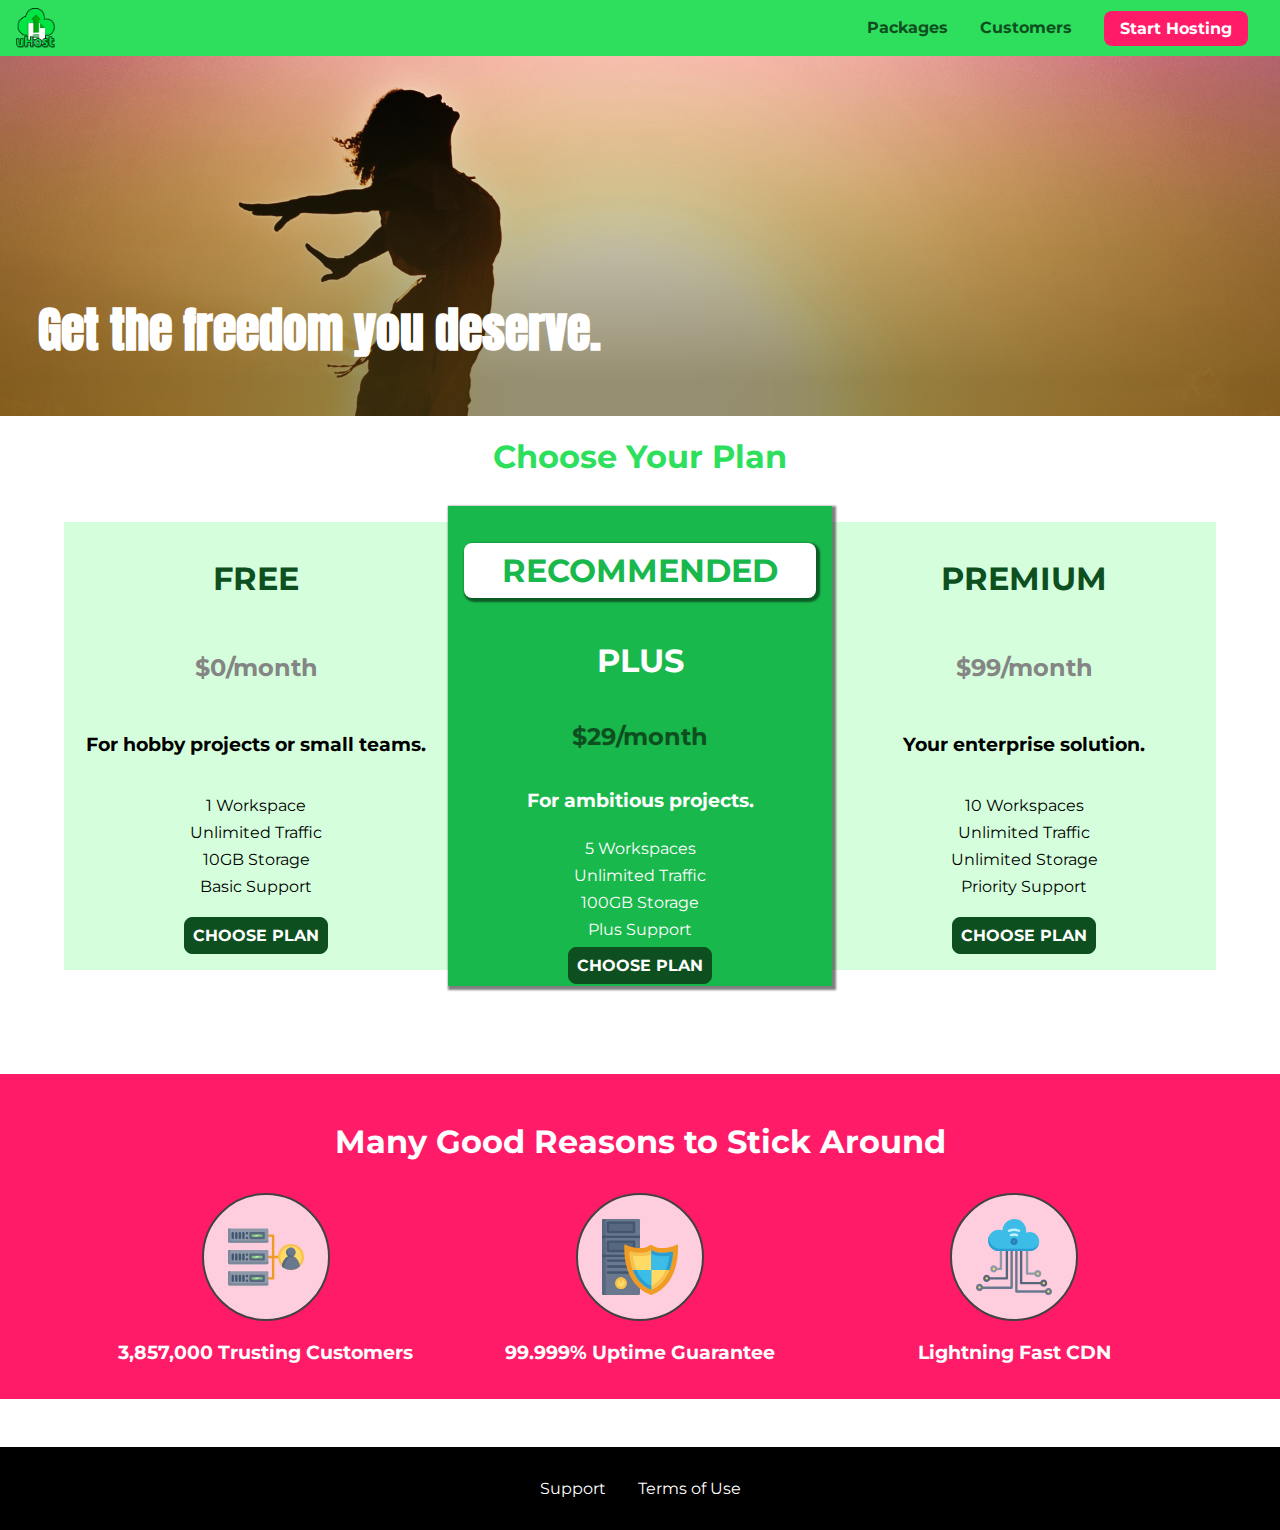
<file: index.html>
<!DOCTYPE html>
<html lang="en">

<head>
    <meta charset="UTF-8">
    <meta http-equiv="X-UA-Compatible" content="ie=edge">
    <meta name="viewport" content="width=device-width, initial-scale=1.0">
    <title>uHost</title>
    <link rel="shortcut icon" href="favicon.png">
    <link rel="stylesheet" href="shared.css">
    <link rel="stylesheet" href="main.css">
</head>

<body>
    <div class="backdrop"></div>
    <div class="modal">
        <h1 class="modal__title">Do you want to continue?</h1>
        <div class="modal__actions">
            <a href="start-hosting/index.html" class="modal__action">Yes!</a>
            <button class="modal__action modal__action--negative" type="button">No!</button>
        </div>
    </div>
    <header class="main-header">
        <div>
            <button class="toggle-button">
                <span class="toggle-button__bar"></span>
                <span class="toggle-button__bar"></span>
                <span class="toggle-button__bar"></span>
            </button>
            <a href="index.html" class="main-header__brand">
                <img src="images/uhost-icon.png" alt="uHost - Your favorite hosting company">
            </a>
        </div>
        <nav class="main-nav">
            <ul class="main-nav__items">
                <li class="main-nav__item">
                    <a href="packages/index.html">Packages</a>
                </li>
                <li class="main-nav__item">
                    <a href="customers/index.html">Customers</a>
                </li>
                <li class="main-nav__item main-nav__item--cta">
                    <a href="start-hosting/index.html">Start Hosting</a>
                </li>
            </ul>
        </nav>
    </header>
    <nav class="mobile-nav">
        <ul class="mobile-nav__items">
            <li class="mobile-nav__item">
                <a href="packages/index.html">Packages</a>
            </li>
            <li class="mobile-nav__item">
                <a href="customers/index.html">Customers</a>
            </li>
            <li class="mobile-nav__item mobile-nav__item--cta">
                <a href="start-hosting/index.html">Start Hosting</a>
            </li>
        </ul>
    </nav>
    <main>
        <section id="product-overview">
            <h1>Get the freedom you deserve.</h1>
        </section>
        <section id="plans">
            <h1 class="section-title">Choose Your Plan</h1>
            <div class="plan__list">
                <article class="plan">
                    <h1 class="plan__title">FREE</h1>
                    <h2 class="plan__price">$0/month</h2>
                    <h3>For hobby projects or small teams.</h3>
                    <ul class="plan__features">
                        <li class="plan__feature">1 Workspace</li>
                        <li class="plan__feature">Unlimited Traffic</li>
                        <li class="plan__feature">10GB Storage</li>
                        <li class="plan__feature">Basic Support</li>
                    </ul>
                    <div>
                        <button class="button">CHOOSE PLAN</button>
                    </div>
                </article>
                <article class="plan plan--highlighted">
                    <h1 class="plan__annotation">RECOMMENDED</h1>
                    <h1 class="plan__title">PLUS</h1>
                    <h2 class="plan__price">$29/month</h2>
                    <h3>For ambitious projects.</h3>
                    <ul class="plan__features">
                        <li class="plan__feature">5 Workspaces</li>
                        <li class="plan__feature">Unlimited Traffic</li>
                        <li class="plan__feature">100GB Storage</li>
                        <li class="plan__feature">Plus Support</li>
                    </ul>
                    <div>
                        <button class="button">CHOOSE PLAN</button>
                    </div>
                </article>
                <article class="plan">
                    <h1 class="plan__title">PREMIUM</h1>
                    <h2 class="plan__price">$99/month</h2>
                    <h3>Your enterprise solution.</h3>
                    <ul class="plan__features">
                        <li class="plan__feature">10 Workspaces</li>
                        <li class="plan__feature">Unlimited Traffic</li>
                        <li class="plan__feature">Unlimited Storage</li>
                        <li class="plan__feature">Priority Support</li>
                    </ul>
                    <div>
                        <button class="button">CHOOSE PLAN</button>
                    </div>
                </article>
            </div>
        </section>
        <section id="key-features">
            <h1 class="section-title">Many Good Reasons to Stick Around</h1>
            <ul class="key-feature__list">
                <li class="key-feature">
                    <div class="key-feature__image">
                        <svg viewBox="0 0 512 512">
                            <path style="fill:#F09B24;" d="M344,248h-32V112c0-4.418-3.582-8-8-8h-40c-4.418,0-8,3.582-8,8s3.582,8,8,8h32v128h-32  c-4.418,0-8,3.582-8,8s3.582,8,8,8h32v128h-32c-4.418,0-8,3.582-8,8s3.582,8,8,8h40c4.418,0,8-3.582,8-8V264h32c4.418,0,8-3.582,8-8  S348.418,248,344,248z"
                            />
                            <path style="fill:#8E9AA9;" d="M264,64H8c-4.418,0-8,3.582-8,8v80c0,4.418,3.582,8,8,8h256c4.418,0,8-3.582,8-8V72  C272,67.582,268.418,64,264,64z"
                            />
                            <path style="fill:#7C899B;" d="M24,144c-4.418,0-8-3.582-8-8V64H8c-4.418,0-8,3.582-8,8v80c0,4.418,3.582,8,8,8h256  c4.418,0,8-3.582,8-8v-8H24z"
                            />
                            <rect x="152" y="96" style="fill:#B8E3A8;" width="88" height="32" />
                            <g>
                                <polygon style="fill:#7EC97D;" points="152,96 152,128 166,128 198,96  " />
                                <polygon style="fill:#7EC97D;" points="220,96 188,128 240,128 240,96  " />
                            </g>
                            <path style="fill:#56677E;" d="M240,136h-88c-4.418,0-8-3.582-8-8V96c0-4.418,3.582-8,8-8h88c4.418,0,8,3.582,8,8v32  C248,132.418,244.418,136,240,136z M160,120h72v-16h-72V120z"
                            />
                            <g>
                                <path style="fill:#435670;" d="M32,136c-4.418,0-8-3.582-8-8V96c0-4.418,3.582-8,8-8s8,3.582,8,8v32C40,132.418,36.418,136,32,136z   "
                                />
                                <path style="fill:#435670;" d="M56,136c-4.418,0-8-3.582-8-8V96c0-4.418,3.582-8,8-8s8,3.582,8,8v32C64,132.418,60.418,136,56,136z   "
                                />
                                <path style="fill:#435670;" d="M80,136c-4.418,0-8-3.582-8-8V96c0-4.418,3.582-8,8-8s8,3.582,8,8v32C88,132.418,84.418,136,80,136z   "
                                />
                                <path style="fill:#435670;" d="M104,136c-4.418,0-8-3.582-8-8V96c0-4.418,3.582-8,8-8s8,3.582,8,8v32   C112,132.418,108.418,136,104,136z"
                                />
                                <path style="fill:#435670;" d="M128,105c-4.418,0-8-3.582-8-8v-1c0-4.418,3.582-8,8-8s8,3.582,8,8v1   C136,101.418,132.418,105,128,105z"
                                />
                                <path style="fill:#435670;" d="M128,136c-4.418,0-8-3.582-8-8v-1c0-4.418,3.582-8,8-8s8,3.582,8,8v1   C136,132.418,132.418,136,128,136z"
                                />
                            </g>
                            <path style="fill:#8E9AA9;" d="M264,208H8c-4.418,0-8,3.582-8,8v80c0,4.418,3.582,8,8,8h256c4.418,0,8-3.582,8-8v-80  C272,211.582,268.418,208,264,208z"
                            />
                            <path style="fill:#7C899B;" d="M24,288c-4.418,0-8-3.582-8-8v-72H8c-4.418,0-8,3.582-8,8v80c0,4.418,3.582,8,8,8h256  c4.418,0,8-3.582,8-8v-8H24z"
                            />
                            <rect x="152" y="240" style="fill:#B8E3A8;" width="88" height="32" />
                            <g>
                                <polygon style="fill:#7EC97D;" points="152,240 152,272 166,272 198,240  " />
                                <polygon style="fill:#7EC97D;" points="220,240 188,272 240,272 240,240  " />
                            </g>
                            <path style="fill:#56677E;" d="M240,280h-88c-4.418,0-8-3.582-8-8v-32c0-4.418,3.582-8,8-8h88c4.418,0,8,3.582,8,8v32  C248,276.418,244.418,280,240,280z M160,264h72v-16h-72V264z"
                            />
                            <g>
                                <path style="fill:#435670;" d="M32,280c-4.418,0-8-3.582-8-8v-32c0-4.418,3.582-8,8-8s8,3.582,8,8v32C40,276.418,36.418,280,32,280   z"
                                />
                                <path style="fill:#435670;" d="M56,280c-4.418,0-8-3.582-8-8v-32c0-4.418,3.582-8,8-8s8,3.582,8,8v32C64,276.418,60.418,280,56,280   z"
                                />
                                <path style="fill:#435670;" d="M80,280c-4.418,0-8-3.582-8-8v-32c0-4.418,3.582-8,8-8s8,3.582,8,8v32C88,276.418,84.418,280,80,280   z"
                                />
                                <path style="fill:#435670;" d="M104,280c-4.418,0-8-3.582-8-8v-32c0-4.418,3.582-8,8-8s8,3.582,8,8v32   C112,276.418,108.418,280,104,280z"
                                />
                                <path style="fill:#435670;" d="M128,249c-4.418,0-8-3.582-8-8v-1c0-4.418,3.582-8,8-8s8,3.582,8,8v1   C136,245.418,132.418,249,128,249z"
                                />
                                <path style="fill:#435670;" d="M128,280c-4.418,0-8-3.582-8-8v-1c0-4.418,3.582-8,8-8s8,3.582,8,8v1   C136,276.418,132.418,280,128,280z"
                                />
                            </g>
                            <path style="fill:#8E9AA9;" d="M264,352H8c-4.418,0-8,3.582-8,8v80c0,4.418,3.582,8,8,8h256c4.418,0,8-3.582,8-8v-80  C272,355.582,268.418,352,264,352z"
                            />
                            <path style="fill:#7C899B;" d="M24,432c-4.418,0-8-3.582-8-8v-72H8c-4.418,0-8,3.582-8,8v80c0,4.418,3.582,8,8,8h256  c4.418,0,8-3.582,8-8v-8H24z"
                            />
                            <rect x="152" y="384" style="fill:#B8E3A8;" width="88" height="32" />
                            <g>
                                <polygon style="fill:#7EC97D;" points="152,384 152,416 166,416 198,384  " />
                                <polygon style="fill:#7EC97D;" points="220,384 188,416 240,416 240,384  " />
                            </g>
                            <path style="fill:#56677E;" d="M240,424h-88c-4.418,0-8-3.582-8-8v-32c0-4.418,3.582-8,8-8h88c4.418,0,8,3.582,8,8v32  C248,420.418,244.418,424,240,424z M160,408h72v-16h-72V408z"
                            />
                            <g>
                                <path style="fill:#435670;" d="M32,424c-4.418,0-8-3.582-8-8v-32c0-4.418,3.582-8,8-8s8,3.582,8,8v32C40,420.418,36.418,424,32,424   z"
                                />
                                <path style="fill:#435670;" d="M56,424c-4.418,0-8-3.582-8-8v-32c0-4.418,3.582-8,8-8s8,3.582,8,8v32C64,420.418,60.418,424,56,424   z"
                                />
                                <path style="fill:#435670;" d="M80,424c-4.418,0-8-3.582-8-8v-32c0-4.418,3.582-8,8-8s8,3.582,8,8v32C88,420.418,84.418,424,80,424   z"
                                />
                                <path style="fill:#435670;" d="M104,424c-4.418,0-8-3.582-8-8v-32c0-4.418,3.582-8,8-8s8,3.582,8,8v32   C112,420.418,108.418,424,104,424z"
                                />
                                <path style="fill:#435670;" d="M128,393c-4.418,0-8-3.582-8-8v-1c0-4.418,3.582-8,8-8s8,3.582,8,8v1   C136,389.418,132.418,393,128,393z"
                                />
                                <path style="fill:#435670;" d="M128,424c-4.418,0-8-3.582-8-8v-1c0-4.418,3.582-8,8-8s8,3.582,8,8v1   C136,420.418,132.418,424,128,424z"
                                />
                            </g>
                            <path style="fill:#F7C14D;" d="M424,168c-48.523,0-88,39.477-88,88s39.477,88,88,88s88-39.477,88-88S472.523,168,424,168z" />
                            <path style="fill:#FFDB66;" d="M424,184c-39.701,0-72,32.299-72,72s32.299,72,72,72s72-32.299,72-72S463.701,184,424,184z" />
                            <path style="fill:#69788D;" d="M484.893,314.16C476.393,274.588,451.922,248,424,248s-52.393,26.588-60.893,66.16  c-0.605,2.82,0.354,5.749,2.511,7.664C381.731,336.124,402.465,344,424,344s42.269-7.876,58.381-22.176  C484.539,319.909,485.498,316.98,484.893,314.16z"
                            />
                            <path style="fill:#56677E;" d="M434.053,249.171C430.768,248.403,427.411,248,424,248c-27.922,0-52.393,26.588-60.893,66.16  c-0.605,2.82,0.354,5.749,2.511,7.664c3.383,3.002,6.979,5.703,10.734,8.125C384.904,286.243,407.373,255.378,434.053,249.171z"
                            />
                            <path style="fill:#69788D;" d="M424,192c-17.645,0-32,14.355-32,32s14.355,32,32,32s32-14.355,32-32S441.645,192,424,192z" />
                            <path style="fill:#56677E;" d="M432,248c-17.645,0-32-14.355-32-32c0-6.783,2.128-13.076,5.742-18.258  C397.444,203.53,392,213.138,392,224c0,17.645,14.355,32,32,32c10.862,0,20.471-5.444,26.258-13.742  C445.076,245.872,438.783,248,432,248z"
                            />

                        </svg>
                    </div>
                    <p class="key-feature__description">3,857,000 Trusting Customers</p>
                </li>
                <li class="key-feature">
                    <div class="key-feature__image">
                        <svg viewBox="0 0 512 512">
                            <path style="fill:#69788D;" d="M248,0H8C3.582,0,0,3.582,0,8v496c0,4.418,3.582,8,8,8h240c4.418,0,8-3.582,8-8V8  C256,3.582,252.418,0,248,0z"
                            />
                            <path style="fill:#56677E;" d="M24,504V8c0-4.418,3.582-8,8-8H8C3.582,0,0,3.582,0,8v496c0,4.418,3.582,8,8,8h24  C27.582,512,24,508.418,24,504z"
                            />
                            <g>
                                <rect x="0" y="112" style="fill:#435670;" width="256" height="16" />
                                <rect x="0" y="240" style="fill:#435670;" width="256" height="16" />
                            </g>
                            <path style="fill:#F7C14D;" d="M128,392c-22.056,0-40,17.944-40,40s17.944,40,40,40s40-17.944,40-40S150.056,392,128,392z" />
                            <path style="fill:#FFDB66;" d="M128,408c-13.233,0-24,10.767-24,24s10.767,24,24,24s24-10.767,24-24S141.233,408,128,408z" />
                            <path style="fill:#F7C14D;" d="M128,392c-2.739,0-5.414,0.278-8,0.805V424c0,4.418,3.582,8,8,8c4.418,0,8-3.582,8-8v-31.195  C133.414,392.278,130.739,392,128,392z"
                            />
                            <g>
                                <path style="fill:#435670;" d="M216,288H40c-4.418,0-8-3.582-8-8s3.582-8,8-8h176c4.418,0,8,3.582,8,8S220.418,288,216,288z"
                                />
                                <path style="fill:#435670;" d="M216,328H40c-4.418,0-8-3.582-8-8s3.582-8,8-8h176c4.418,0,8,3.582,8,8S220.418,328,216,328z"
                                />
                                <path style="fill:#435670;" d="M216,368H40c-4.418,0-8-3.582-8-8s3.582-8,8-8h176c4.418,0,8,3.582,8,8S220.418,368,216,368z"
                                />
                                <path style="fill:#435670;" d="M216,16H40c-4.418,0-8,3.582-8,8v64c0,4.418,3.582,8,8,8h176c4.418,0,8-3.582,8-8V24   C224,19.582,220.418,16,216,16z"
                                />
                            </g>
                            <rect x="48" y="32" style="fill:#56677E;" width="160" height="48" />
                            <path style="fill:#435670;" d="M216,144H40c-4.418,0-8,3.582-8,8v64c0,4.418,3.582,8,8,8h176c4.418,0,8-3.582,8-8v-64  C224,147.582,220.418,144,216,144z"
                            />
                            <rect x="48" y="160" style="fill:#56677E;" width="160" height="48" />
                            <path style="fill:#F09B24;" d="M511.747,180.237c-0.194-6.537-8.107-10.107-13.135-5.894c-5.6,4.693-42.904,21.282-98.514,21.282  c-33.45,0-64.625-20.999-64.929-21.206c-2.9-1.991-6.764-1.85-9.512,0.346c-2.677,2.135-27.201,20.86-63.793,20.86  c-55.607,0-92.914-16.589-98.515-21.282c-5.028-4.211-12.941-0.645-13.135,5.894c-1.634,54.834,4.655,105.941,18.693,151.903  c12.096,39.604,29.759,74.047,52.497,102.373c27.538,34.304,62.743,59.882,104.66,76.045c3.069,1.918,6.757,1.921,9.83,0  c41.917-16.163,77.122-41.741,104.66-76.045c22.738-28.326,40.401-62.77,52.497-102.373  C507.092,286.179,513.381,235.071,511.747,180.237z"
                            />
                            <path style="fill:#F7C14D;" d="M476.21,221.226c-1.953-1.631-4.568-2.235-7.036-1.628c-21.686,5.327-44.926,8.028-69.075,8.028  c-25.926,0-49.633-8.975-64.955-16.504c-2.307-1.134-5.016-1.091-7.284,0.116c-14.059,7.477-36.919,16.388-65.994,16.388  c-24.153,0-47.394-2.701-69.075-8.028c-5.155-1.268-10.221,2.966-9.894,8.261c2.077,33.693,7.668,65.635,16.616,94.935  c22.774,74.565,66.139,126.334,128.888,153.868c2.032,0.891,4.397,0.891,6.43,0c61.777-27.107,104.716-78.876,127.62-153.868  c8.948-29.3,14.539-61.241,16.616-94.935C479.224,225.319,478.163,222.856,476.21,221.226z"
                            />
                            <path style="fill:#FFDB66;" d="M331.609,451.727c-52.604-25.289-89.304-70.987-109.144-135.944  c-6.532-21.39-11.162-44.336-13.82-68.447c17.133,2.852,34.952,4.291,53.22,4.291c29.394,0,53.376-7.793,69.978-15.561  c17.44,7.736,41.656,15.561,68.256,15.561c18.267,0,36.085-1.439,53.219-4.291c-2.659,24.112-7.288,47.06-13.82,68.448  C419.545,381.108,383.27,426.805,331.609,451.727z"
                            />
                            <g>
                                <path style="fill:#2C9DD4;" d="M479.066,227.858c0.157-2.539-0.903-5.002-2.856-6.633s-4.568-2.235-7.036-1.628   c-21.686,5.327-44.926,8.028-69.075,8.028c-25.926,0-49.633-8.975-64.955-16.504c-1.057-0.52-2.2-0.78-3.345-0.806l-0.072,133.351   h123.601c2.556-6.746,4.933-13.702,7.123-20.874C471.398,293.493,476.989,261.552,479.066,227.858z"
                                />
                                <path style="fill:#2C9DD4;" d="M206.658,343.667c24.153,63.42,65.028,108.108,121.743,132.995c1.031,0.452,2.147,0.673,3.263,0.666   l0.063-133.661H206.658z"
                                />
                            </g>
                            <g>
                                <path style="fill:#3CBDE8;" d="M439.497,315.783c6.532-21.389,11.161-44.336,13.82-68.448c-17.134,2.852-34.952,4.291-53.219,4.291   c-26.6,0-50.815-7.824-68.256-15.561l-0.116,107.601h97.758C433.179,334.807,436.524,325.518,439.497,315.783z"
                                />
                                <path style="fill:#3CBDE8;" d="M232.523,343.667c21.144,50.298,54.363,86.56,99.087,108.06l0.117-108.06H232.523z" />
                            </g>
                        </svg>
                    </div>
                    <p class="key-feature__description">99.999% Uptime Guarantee</p>
                </li>
                <li class="key-feature">
                    <div class="key-feature__image">
                        <svg viewBox="0 0 512 512">
                            <path style="fill:#8E9AA9;" d="M168,200c-4.418,0-8,3.582-8,8v120h-17.376c-3.302-9.311-12.194-16-22.624-16  c-13.234,0-24,10.767-24,24s10.766,24,24,24c10.429,0,19.321-6.689,22.624-16H168c4.418,0,8-3.582,8-8V208  C176,203.582,172.418,200,168,200z"
                            />
                            <path style="fill:#FFDB66;" d="M120,328c-4.411,0-8,3.589-8,8s3.589,8,8,8s8-3.589,8-8S124.411,328,120,328z" />
                            <path style="fill:#56677E;" d="M208,200c-4.418,0-8,3.582-8,8v184H94.624C91.322,382.689,82.43,376,72,376  c-13.234,0-24,10.767-24,24s10.766,24,24,24c10.429,0,19.321-6.689,22.624-16H208c4.418,0,8-3.582,8-8V208  C216,203.582,212.418,200,208,200z"
                            />
                            <path style="fill:#FFDB66;" d="M72,392c-4.411,0-8,3.589-8,8s3.589,8,8,8s8-3.589,8-8S76.411,392,72,392z" />
                            <path style="fill:#69788D;" d="M240,208c-4.418,0-8,3.582-8,8v239H47.24c-2.671-10.34-12.078-18-23.24-18c-13.234,0-24,10.767-24,24  s10.766,24,24,24c9.666,0,18.009-5.747,21.809-14H240c4.418,0,8-3.582,8-8V216C248,211.582,244.418,208,240,208z"
                            />
                            <path style="fill:#FFDB66;" d="M24,453c-4.411,0-8,3.589-8,8s3.589,8,8,8s8-3.589,8-8S28.411,453,24,453z" />
                            <path style="fill:#69788D;" d="M488,464c-10.429,0-19.321,6.689-22.624,16H280V208c0-4.418-3.582-8-8-8s-8,3.582-8,8v280  c0,4.418,3.582,8,8,8h193.376c3.302,9.311,12.194,16,22.624,16c13.234,0,24-10.767,24-24S501.234,464,488,464z"
                            />
                            <path style="fill:#FFDB66;" d="M488,480c-4.411,0-8,3.589-8,8s3.589,8,8,8s8-3.589,8-8S492.411,480,488,480z" />
                            <path style="fill:#56677E;" d="M456,408c-10.429,0-19.321,6.689-22.624,16H312V208c0-4.418-3.582-8-8-8s-8,3.582-8,8v224  c0,4.418,3.582,8,8,8h129.376c3.302,9.311,12.194,16,22.624,16c13.234,0,24-10.767,24-24S469.234,408,456,408z"
                            />
                            <path style="fill:#FFDB66;" d="M456,424c-4.411,0-8,3.589-8,8s3.589,8,8,8s8-3.589,8-8S460.411,424,456,424z" />
                            <path style="fill:#8E9AA9;" d="M416,344c-10.429,0-19.321,6.689-22.624,16H352V208c0-4.418-3.582-8-8-8s-8,3.582-8,8v160  c0,4.418,3.582,8,8,8h49.376c3.302,9.311,12.194,16,22.624,16c13.234,0,24-10.767,24-24S429.234,344,416,344z"
                            />
                            <path style="fill:#FFDB66;" d="M416,360c-4.411,0-8,3.589-8,8s3.589,8,8,8s8-3.589,8-8S420.411,360,416,360z" />
                            <path style="fill:#3CBDE8;" d="M362,88c-8.741,0-17.231,1.751-25.06,5.085C337.646,88.797,338,84.43,338,80  c0-44.112-35.888-80-80-80c-42.823,0-77.895,33.816-79.909,76.149C170.393,73.415,162.244,72,154,72c-39.701,0-72,32.299-72,72  s32.299,72,72,72h208c35.29,0,64-28.71,64-64S397.29,88,362,88z"
                            />
                            <path style="fill:#2C9DD4;" d="M368,200H160c-39.701,0-72-32.299-72-72c0-5.863,0.721-11.559,2.05-17.019  C84.918,120.88,82,132.102,82,144c0,39.701,32.299,72,72,72h208c30.389,0,55.88-21.296,62.379-49.743  C413.565,186.327,392.352,200,368,200z"
                            />
                            <path style="fill:#2A7DB5;" d="M256,128c-13.234,0-24,10.767-24,24s10.766,24,24,24c13.233,0,24-10.767,24-24S269.233,128,256,128z"
                            />
                            <path style="fill:#2C9DD4;" d="M256,144c-4.411,0-8,3.589-8,8s3.589,8,8,8c4.411,0,8-3.589,8-8S260.411,144,256,144z" />
                            <g>
                                <path style="fill:#C5F1FA;" d="M221.755,87.695c-2.994,0-5.864-1.688-7.233-4.572c-1.894-3.991-0.194-8.763,3.798-10.657   C230.157,66.849,242.834,64,256,64c13.166,0,25.844,2.849,37.68,8.466c3.992,1.895,5.692,6.666,3.798,10.657   s-6.666,5.692-10.657,3.798C277.144,82.328,266.774,80,256,80c-10.774,0-21.144,2.328-30.821,6.921   C224.072,87.446,222.904,87.695,221.755,87.695z"
                                />
                                <path style="fill:#C5F1FA;" d="M276.545,116.618c-1.148,0-2.316-0.249-3.424-0.774C267.745,113.293,261.985,112,256,112   c-5.985,0-11.745,1.293-17.121,3.844c-3.991,1.895-8.763,0.192-10.657-3.798c-1.894-3.992-0.193-8.764,3.798-10.657   C239.557,97.813,247.625,96,256,96c8.376,0,16.444,1.813,23.98,5.389c3.991,1.894,5.692,6.665,3.798,10.657   C282.41,114.93,279.539,116.618,276.545,116.618z"
                                />
                            </g>

                        </svg>
                    </div>
                    <p class="key-feature__description">Lightning Fast CDN</p>
                </li>
            </ul>
        </section>
    </main>
    <footer class="main-footer">
        <nav>
            <ul class="main-footer__links">
                <li class="main-footer__link">
                    <a href="#">Support</a>
                </li>
                <li class="main-footer__link">
                    <a href="#">Terms of Use</a>
                </li>
            </ul>
        </nav>
    </footer>
    <script src="shared.js"></script>
</body>

</html>
</file>
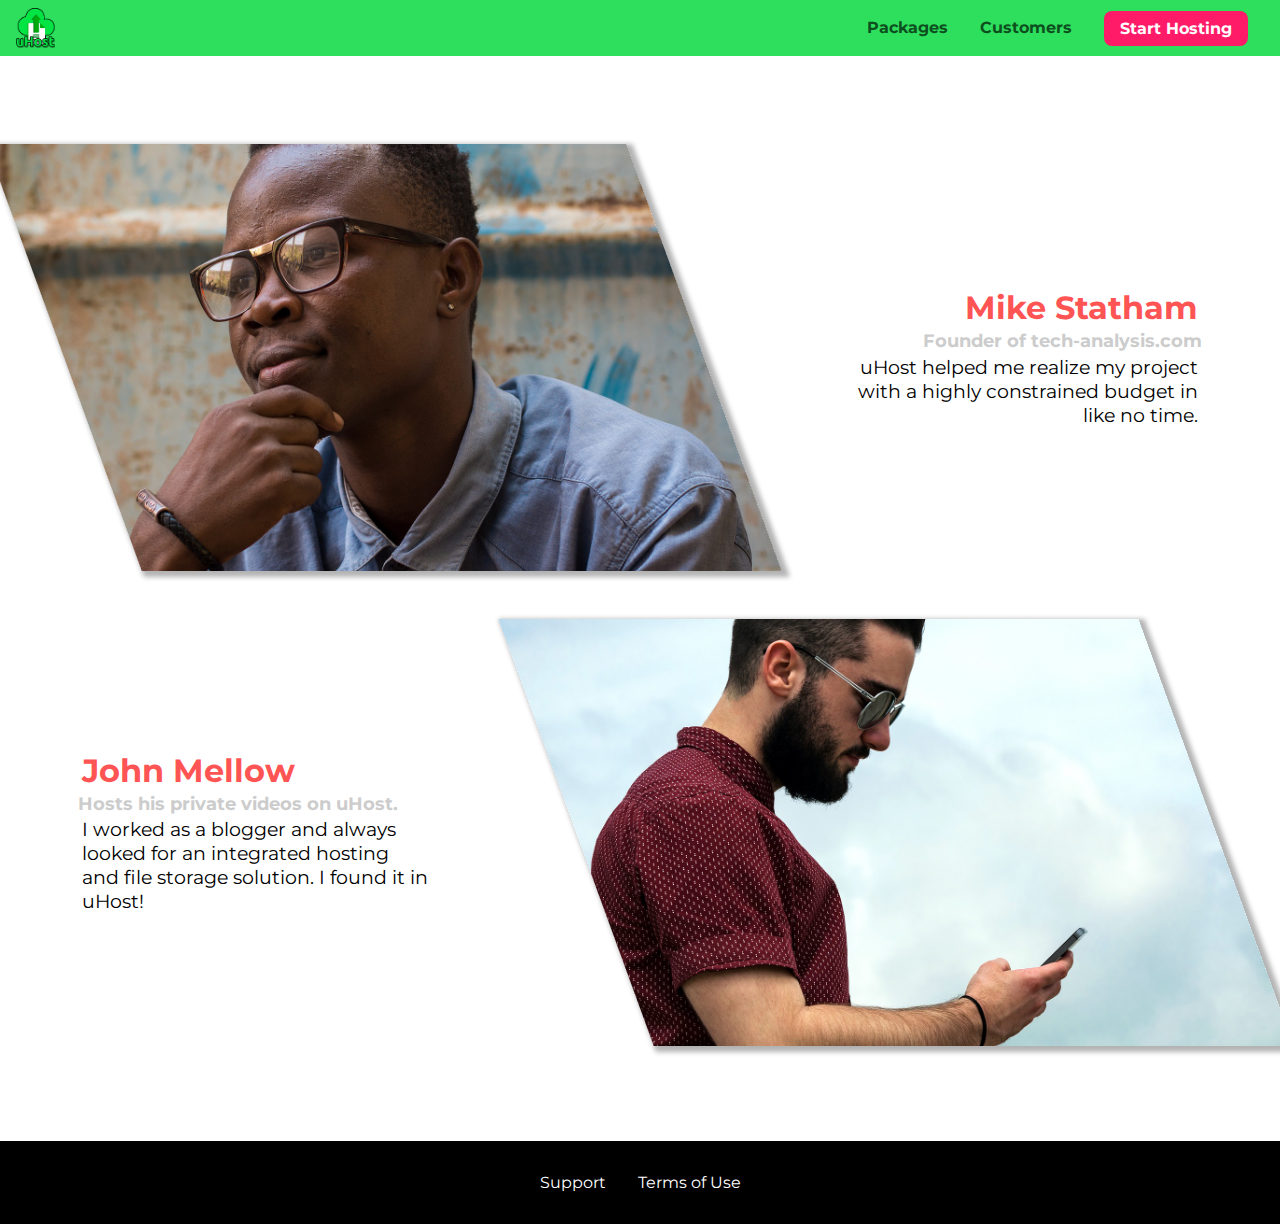
<file: customers/index.html>
<!DOCTYPE html>
<html lang="en">

<head>
    <meta charset="UTF-8">
    <meta name="viewport" content="width=device-width, initial-scale=1.0">
    <meta http-equiv="X-UA-Compatible" content="ie=edge">
    <title>uHost Customers</title>
    <link rel="shortcut icon" href="../favicon.png">
    <link rel="stylesheet" href="../shared.css">
    <link rel="stylesheet" href="../customers/customers.css">
</head>

<body>
    <div class="backdrop"></div>
    <header class="main-header">
        <div>
            <button class="toggle-button">
                <span class="toggle-button__bar"></span>
                <span class="toggle-button__bar"></span>
                <span class="toggle-button__bar"></span>
            </button>
            <a href="../index.html" class="main-header__brand">
                <img src="../images/uhost-icon.png" alt="uHost - Your favorite hosting company">
            </a>
        </div>
        <nav class="main-nav">
            <ul class="main-nav__items">
                <li class="main-nav__item">
                    <a href="../packages/index.html">Packages</a>
                </li>
                <li class="main-nav__item">
                    <a href="../customers/index.html">Customers</a>
                </li>
                <li class="main-nav__item main-nav__item--cta">
                    <a href="../start-hosting/index.html">Start Hosting</a>
                </li>
            </ul>
        </nav>
    </header>
    <nav class="mobile-nav">
        <ul class="mobile-nav__items">
            <li class="mobile-nav__item">
                <a href="../packages/index.html">Packages</a>
            </li>
            <li class="mobile-nav__item">
                <a href="index.html">Customers</a>
            </li>
            <li class="mobile-nav__item mobile-nav__item--cta">
                <a href="../start-hosting/index.html">Start Hosting</a>
            </li>
        </ul>
    </nav>
    <main>
        <div>
            <div class="testimonial" id="customer-1">
                <div class="testimonial__image-container">
                    <img src="../images/customer-1.jpg" alt="Mike Statham - Customer" class="testimonial__image">
                </div>
                <div class="testimonial__info">
                    <h1 class="testimonial__name">Mike Statham</h1>
                    <h2 class="testimonial__subtitle">Founder of
                        <a href="tech-analysis.com">tech-analysis.com</a>
                    </h2>
                    <p class="testimonial__text">uHost helped me realize my project with a highly constrained budget in like no time.</p>
                </div>
            </div>
            <div class="testimonial" id="customer-2">

                <div class="testimonial__info">
                    <h1 class="testimonial__name">John Mellow</h1>
                    <h2 class="testimonial__subtitle">Hosts his private videos on uHost.
                    </h2>
                    <p class="testimonial__text">I worked as a blogger and always looked for an integrated hosting and file storage solution. I found
                        it in uHost!
                    </p>
                </div>
                <div class="testimonial__image-container">
                    <img src="../images/customer-2.jpg" alt="John Mellow - Customer" class="testimonial__image">
                </div>
            </div>
        </div>
    </main>
    <footer class="main-footer">
        <nav>
            <ul class="main-footer__links">
                <li class="main-footer__link">
                    <a href="#">Support</a>
                </li>
                <li class="main-footer__link">
                    <a href="#">Terms of Use</a>
                </li>
            </ul>
        </nav>
    </footer>
    <script src="../shared.js"></script>
</body>

</html>
</file>
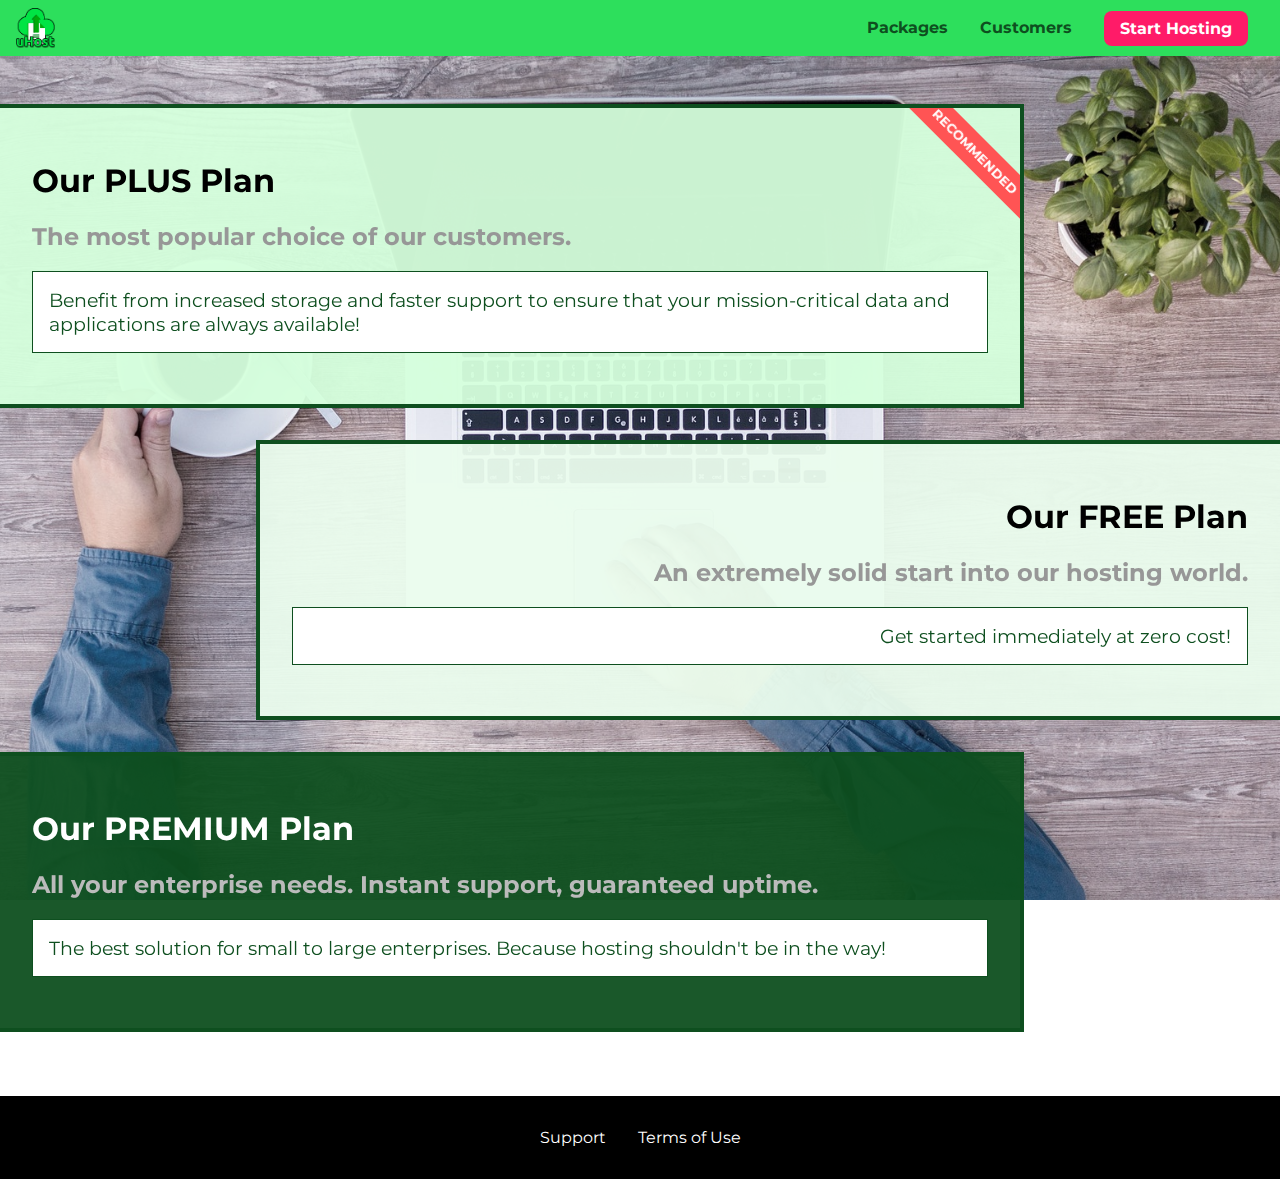
<file: packages/index.html>
<!DOCTYPE html>
<html lang="en">

<head>
    <meta charset="UTF-8">
    <meta http-equiv="X-UA-Compatible" content="ie=edge">
    <meta name="viewport" content="width=device-width, initial-scale=1.0">
    <title>uHost</title>
    <link rel="shortcut icon" href="../favicon.png">
    <link rel="stylesheet" href="../shared.css">
    <link rel="stylesheet" href="../packages/packages.css">
</head>

<body>
    <div class="backdrop"></div>
    <div class="background"></div>
    <header class="main-header">
        <div>
            <button class="toggle-button">
                <span class="toggle-button__bar"></span>
                <span class="toggle-button__bar"></span>
                <span class="toggle-button__bar"></span>
            </button>
            <a href="../index.html" class="main-header__brand">
                <img src="../images/uhost-icon.png" alt="uHost - Your favorite hosting company">
            </a>
        </div>
        <nav class="main-nav">
            <ul class="main-nav__items">
                <li class="main-nav__item">
                    <a href="../packages/index.html">Packages</a>
                </li>
                <li class="main-nav__item">
                    <a href="../customers/index.html">Customers</a>
                </li>
                <li class="main-nav__item main-nav__item--cta">
                    <a href="../start-hosting/index.html">Start Hosting</a>
                </li>
            </ul>
        </nav>
    </header>
    <nav class="mobile-nav">
        <ul class="mobile-nav__items">
            <li class="mobile-nav__item">
                <a href="index.html">Packages</a>
            </li>
            <li class="mobile-nav__item">
                <a href="../customers/index.html">Customers</a>
            </li>
            <li class="mobile-nav__item mobile-nav__item--cta">
                <a href="../start-hosting/index.html">Start Hosting</a>
            </li>
        </ul>
    </nav>
    <main>
        <section class="package" id="plus">
            <a href="#">
                <h1 class="package__title">Our PLUS Plan</h1>
                <h2 class="package__badge">RECOMMENDED</h2>
                <h2 class="package__subtitle">The most popular choice of our customers.</h2>
                <p class="package__info">Benefit from increased storage and faster support to ensure that your mission-critical data and applications
                    are always available!</p>
            </a>
        </section>
        <section class="package" id="free">
            <a href="#">
                <h1 class="package__title">Our FREE Plan</h1>
                <h2 class="package__subtitle">An extremely solid start into our hosting world.</h2>
                <p class="package__info">Get started immediately at zero cost!</p>
            </a>
        </section>
        <div class="clearfix"></div>
        <section class="package" id="premium">
            <a href="#">
                <h1 class="package__title">Our PREMIUM Plan</h1>
                <h2 class="package__subtitle">All your enterprise needs. Instant support, guaranteed uptime. </h2>
                <p class="package__info">The best solution for small to large enterprises. Because hosting shouldn't be in the way!</p>
            </a>
        </section>
    </main>
    <footer class="main-footer">
        <nav>
            <ul class="main-footer__links">
                <li class="main-footer__link">
                    <a href="#">Support</a>
                </li>
                <li class="main-footer__link">
                    <a href="#">Terms of Use</a>
                </li>
            </ul>
        </nav>
    </footer>
    <script src="../shared.js"></script>
</body>

</html>
</file>
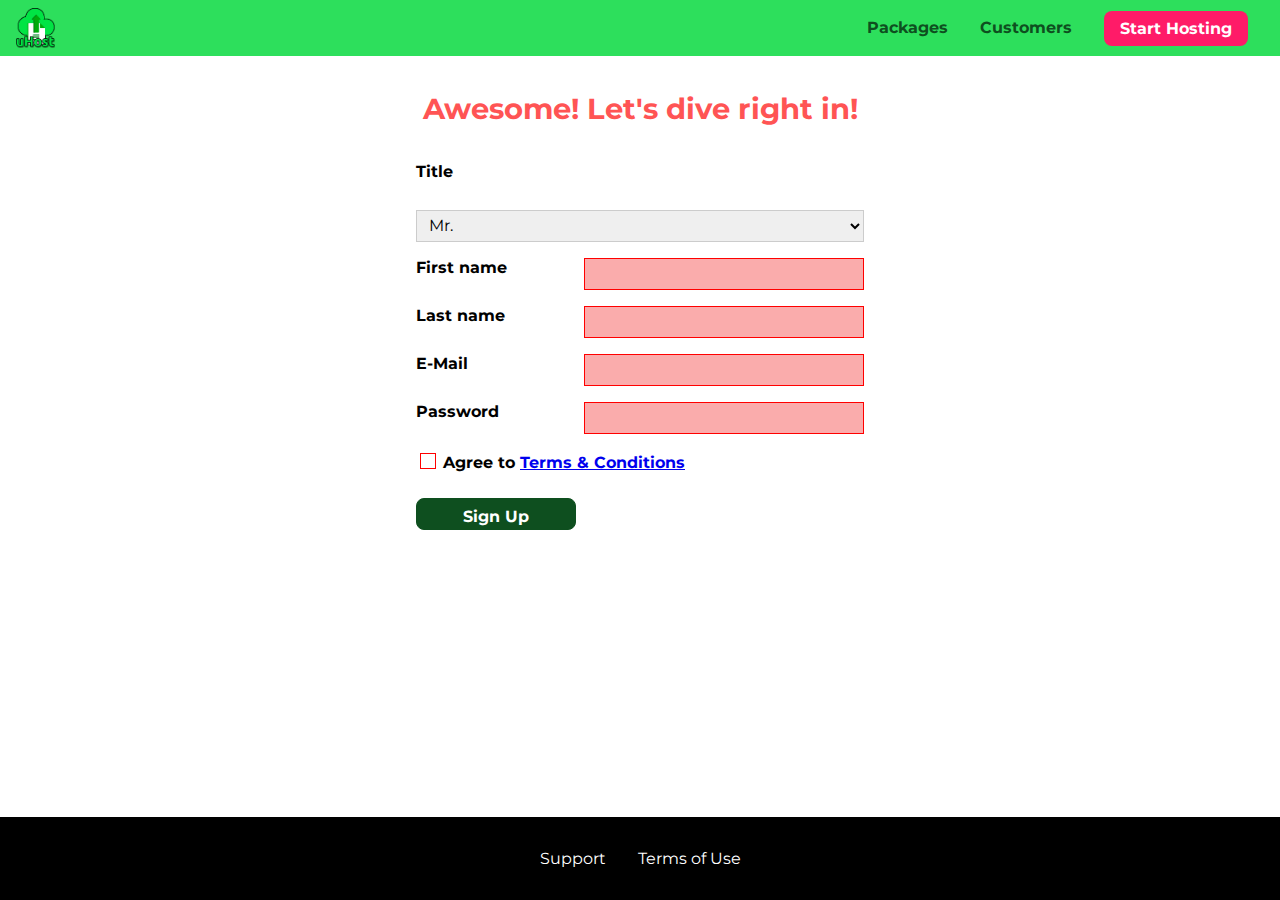
<file: start-hosting/index.html>
<!DOCTYPE html>
<html lang="en">

<head>
    <meta charset="UTF-8">
    <meta name="viewport" content="width=device-width, initial-scale=1.0">
    <meta http-equiv="X-UA-Compatible" content="ie=edge">
    <title>uHost Signup</title>
    <link rel="shortcut icon" href="../favicon.png">
    <link rel="stylesheet" href="../shared.css">
    <link rel="stylesheet" href="../start-hosting/start-hosting.css">
</head>

<body>
    <div class="backdrop"></div>
    <header class="main-header">
        <div>
            <button class="toggle-button">
                <span class="toggle-button__bar"></span>
                <span class="toggle-button__bar"></span>
                <span class="toggle-button__bar"></span>
            </button>
            <a href="../index.html" class="main-header__brand">
                <img src="../images/uhost-icon.png" alt="uHost - Your favorite hosting company">
            </a>
        </div>
        <nav class="main-nav">
            <ul class="main-nav__items">
                <li class="main-nav__item">
                    <a href="../packages/index.html">Packages</a>
                </li>
                <li class="main-nav__item">
                    <a href="../customers/index.html">Customers</a>
                </li>
                <li class="main-nav__item main-nav__item--cta">
                    <a href="index.html">Start Hosting</a>
                </li>
            </ul>
        </nav>
    </header>
    <nav class="mobile-nav">
        <ul class="mobile-nav__items">
            <li class="mobile-nav__item">
                <a href="../packages/index.html">Packages</a>
            </li>
            <li class="mobile-nav__item">
                <a href="../customers/index.html">Customers</a>
            </li>
            <li class="mobile-nav__item mobile-nav__item--cta">
                <a href="../start-hosting/index.html">Start Hosting</a>
            </li>
        </ul>
    </nav>
    <main class="signup-page">
        <h1 class="signup-title">Awesome! Let's dive right in!</h1>
        <form action="index.html" class="signup-form">
            <label for="title">Title</label>
            <select id="title">
                <option value="mr">Mr.</option>
                <option value="ms">Ms.</option>
            </select>
            <label for="first-name">First name</label>
            <input type="text" id="first-name" required>
            <label for="last-name">Last name</label>
            <input type="text" id="last-name" required>
            <label for="email">E-Mail</label>
            <input type="email" id="email" required>
            <label for="password">Password</label>
            <input type="password" id="password" required>
            <div class="signup-form__checkbox">
                <input type="checkbox" id="agree-terms" required>
                <label for="agree-terms">Agree to
                    <a href="#">Terms &amp; Conditions</a>
                </label>
            </div>
            <button type="submit" class="button">Sign Up</button>
        </form>
    </main>
    <footer class="main-footer">
        <nav>
            <ul class="main-footer__links">
                <li class="main-footer__link">
                    <a href="#">Support</a>
                </li>
                <li class="main-footer__link">
                    <a href="#">Terms of Use</a>
                </li>
            </ul>
        </nav>
    </footer>
    <script src="../shared.js"></script>
</body>

</html>
</file>
<file: shared.css>
@import url('https://fonts.googleapis.com/css?family=Roboto:100,400,900');
@import url('https://fonts.googleapis.com/css?family=Anton');
@import url('https://fonts.googleapis.com/css?family=Montserrat:400,700');

* {
  box-sizing: border-box;
}

html {
  height: 100%;
}

body {
  font-family: "Montserrat", sans-serif;
  margin: 0;
  display: grid;
  grid-template-rows: 3.5rem auto fit-content(8rem);
  grid-template-areas: "header"
                       "main"
                       "footer";
  /* padding-top: 3.5rem; */
  height: 100%;
  overflow-x: hidden;
}

main {
  /* grid-row: 2 / 3; */
  grid-area: main;
}

.backdrop {
  position: fixed;
  display: none;
  opacity: 0;
  transition: opacity 0.2s linear;
  top: 0;
  left: 0;
  z-index: 100;
  width: 100vw;
  height: 100vh;
  background: rgba(0, 0, 0, 0.5);
}

.main-header {
  width: 100%;
  position: fixed;
  top: 0;
  left: 0;
  background: #2ddf5c;
  padding: 0.5rem 1rem;
  z-index: 60;
  display: flex;
  align-items: center;
  justify-content: space-between;
}

.toggle-button {
  width: 3rem;
  background: transparent;
  border: none;
  cursor: pointer;
  padding-top: 0;
  padding-bottom: 0;
  vertical-align: middle;
}

.toggle-button:focus {
  outline: none;
}

.toggle-button__bar {
  width: 100%;
  height: 0.2rem;
  background: black;
  display: block;
  margin: 0.6rem 0;
}

.main-header__brand {
  color: #0e4f1f;
  text-decoration: none;
  font-weight: bold;
  /* width: 20px; */
}

.main-header__brand img {
  height: 2.5rem;
  vertical-align: middle;
  /* width: 100%; */
}

.main-nav {
  display: none;
}

.main-nav__items {
  margin: 0;
  padding: 0;
  list-style: none;
  display: flex;
}

.main-nav__item {
  margin: 0 1rem;
}

.main-nav__item a,
.mobile-nav__item a {
  text-decoration: none;
  color: #0e4f1f;
  font-weight: bold;
  padding: 0.2rem 0;
}

.main-nav__item a:hover,
.main-nav__item a:active {
  color: white;
  border-bottom: 5px solid white;
}
.main-nav__item--cta {
  animation: wiggle 400ms 3s 8 ease-out none;
}

.main-nav__item--cta a,
.mobile-nav__item--cta a {
  color: white;
  background: #ff1b68;
  padding: 0.5rem 1rem;
  border-radius: 8px;
}

.main-nav__item--cta a:hover,
.main-nav__item--cta a:active,
.mobile-nav__item--cta a:hover,
.mobile-nav__item--cta a:active {
  color: #ff1b68;
  background: white;
  border: none;
}

@media (min-width: 40rem) {
  .toggle-button {
    display: none;
  }

  .main-nav {
    display: flex;
  }
}

.main-footer {
  background: black;
  padding: 2rem;
  margin-top: 3rem;
  /* grid-row: 3 / 4; */
  grid-area: footer;
}

.main-footer__links {
  list-style: none;
  margin: 0;
  padding: 0;
  display: flex;
  flex-direction: column;
  align-items: center;
}

.main-footer__link {
  margin: 0.5rem 0;
}

.main-footer__link a {
  color: white;
  text-decoration: none;
}

.main-footer__link a:hover,
.main-footer__link a:active {
  color: #ccc;
}

.mobile-nav {
  display: none;
  position: fixed;
  z-index: 101;
  top: 0;
  left: 0;
  background: white;
  width: 80%;
  height: 100vh;
}

.mobile-nav__items {
  width: 90%;
  height: 100%;
  list-style: none;
  margin: 0 auto;
  padding: 0;
  display: flex;
  flex-direction: column;
  justify-content: center;
  align-items: center;
}

.mobile-nav__item {
  margin: 1rem 0;
}

.mobile-nav__item a {
  font-size: 1.5rem;
}

.button {
  background: #0e4f1f;
  color: white;
  font: inherit;
  border: 1.5px solid #0e4f1f;
  padding: 0.5rem;
  border-radius: 8px;
  font-weight: bold;
  cursor: pointer;
}

.button:hover,
.button:active {
  background: white;
  color: #0e4f1f;
}

.button:focus {
  outline: none;
}

.button[disabled] {
  cursor: not-allowed;
  border: #a1a1a1;
  background: #ccc;
  color: #a1a1a1;
} 

.open {
    display: block !important;
    opacity: 1 !important;
    transform: translateY(0) !important;
}

@media (min-width: 40rem) {
  .main-footer__link {
    margin: 0 1rem;
  }

  .main-footer__links {
    flex-direction: row;
    justify-content: center;
  }
}


@keyframes wiggle {
  0% {
    transform: rotateZ(0);
  }

  50% {
    transform: rotateZ(-10deg);
  } 

  100% {
    transform: rotateZ(10deg);
  }
}
</file>
<file: main.css>
#product-overview {
  background: linear-gradient(to top, rgba(80, 68, 18, 0.6) 10%, transparent),
    url("images/freedom.jpg") center/cover no-repeat border-box,
    #ff1b68;
  /* background-image: url("freedom.jpg");
    background-size: cover;
    background-position: left 10% bottom 20%; */
  /* background-repeat: no-repeat;
    background-origin: border-box;
    background-clip: border-box; */
  /* background-image: linear-gradient(180deg, red 70%, blue 60%, rgba(0,0,0,0.5)); */
  /* background-image: radial-gradient(ellipse farthest-corner at 20% 50%, red, blue 70%, green); */
  width: 100vw;
  height: 33vh;
  /* border: 5px dashed red; */
  position: relative;
}

#product-overview h1 {
  color: white;
  font-family: "Anton", sans-serif;
  position: absolute;
  bottom: 5%;
  left: 3%;
  font-size: 1.6rem;
}

@media (min-width: 40rem) and (min-height: 40rem) {
  #product-overview {
    height: 40vh;
    background-position: 50% 25%;
  }

  #product-overview h1 {
    font-size: 3rem;
  }
}

.section-title {
  color: #2ddf5c;
  text-align: center;
}

.plan {
  background: #d5ffdc;
  text-align: center;
  padding: 1rem;
  margin: 0.5rem 0;
  width: 100%;
}

.plan--highlighted {
  background: #19b84c;
  color: white;
}

.plan__annotation {
  background: white;
  color: #19b84c;
  padding: 0.5rem;
  box-shadow: 2px 2px 2px 2px rgba(0, 0, 0, 0.5);
  border-radius: 8px;
}

.plan__title {
  color: #0e4f1f;
}

.plan__price {
  color: #858585;
}

.plan--highlighted .plan__title {
  color: white;
}

.plan--highlighted .plan__price {
  color: #0e4f1f;
}

.plan__features {
  list-style: none;
  margin: 0;
  padding: 0;
}

.plan__feature {
  margin: 0.5rem 0;
}

@media (min-width: 40rem) {
  .plan__list { 
    width: 100%;
    display: flex;
    justify-content: center;
    align-items: center;
  }

  .plan {
    width: 30%;
    min-width: 13rem;
    max-width: 25rem;
    display: flex;
    flex-direction: column;
    justify-content: space-between;
    height: 28rem;
  }

  .plan--highlighted {
    box-shadow: 2px 2px 2px 2px rgba(0, 0, 0, 0.5);
    height: 30rem;
    z-index: 50;
  }
}

#key-features {
  background: #ff1b68;
  margin-top: 5rem;
  padding: 1rem;
}

#key-features .section-title {
  color: white;
  margin: 2rem;
}

.key-feature__list {
  list-style: none;
  margin: 0;
  padding: 0;
  text-align: center;
}

.key-feature__image {
  background: #ffcede;
  width: 128px;
  height: 128px;
  border: 2px solid #424242;
  border-radius: 50%;
  margin: auto;
  padding: 1.5rem;
}

.key-feature__description {
  text-align: center;
  font-weight: bold;
  color: white;
  font-size: 1.2rem;
}

@media (min-width: 40rem) {
  .key-feature {
    width: 30%;
    max-width: 25rem;
  }

  .key-feature__list {
    display: flex;
    justify-content: center;
  }
}

/* h1 {
    font-family: sans-serif;
} */

.modal {
  position: fixed;
  opacity: 0;
  transform: translateY(-3rem);
  transition: opacity 200ms ease-out, transform 500ms cubic-bezier(0.32, 0, 0.61, 0.17);
  z-index: 200;
  top: 20%;
  left: 10%;
  width: 80%;
  background: white;
  padding: 1rem;
  border: 1px solid #ccc;
  box-shadow: 1px 1px 1px rgba(0, 0, 0, 0.5);
}

.modal__title {
  text-align: center;
  margin: 0 0 1rem 0;
}

.modal__actions {
  text-align: center;
}

.modal__action {
  border: 1px solid #0e4f1f;
  background: #0e4f1f;
  text-decoration: none;
  color: white;
  font: inherit;
  padding: 0.5rem 1rem;
  cursor: pointer;
}

.modal__action:hover,
.modal__action:active {
  background: #2ddf5c;
  border-color: #2ddf5c;
}

.modal__action--negative {
  background: red;
  border-color: red;
}

.modal__action--negative:hover,
.modal__action--negative:active {
  background: #ff5454;
  border-color: #ff5454;
}

@media (min-width: 40rem) {
  .modal {
    left: 30%;
    width: 40%;
  }
}
</file>
<file: customers/customers.css>
main {
  padding-top: 2.5rem;
}

.testimonial {
    font-size: 1.2rem;
  }
  
  /*.testimonial__list {
    width: 80%;
    margin: auto;
  }*/


  .testimonial__image-container {
    width: 60%;
    max-width: 40rem;
    box-shadow: 3px 3px 5px 3px rgba(0,0,0,0.3);
    transform: skew(20deg);
    overflow: hidden;
  }
  
  #customer-1:hover .testimonial__image-container,
  #customer-2:hover .testimonial__image-container {
    animation: flip-customer 1s ease-out forwards;
  }

  .testimonial__image {
    width: 100%;
    vertical-align: top;
    transform: skew(-20deg) scale(1.4);
  }
  
  .testimonial__info {
    text-align: right;
    padding: 0.9rem;
  }
  
  #customer-2.testimonial {
    text-align: right;
  }
  
  #customer-2 .testimonial__info {
    text-align: left;
  }
  
  .testimonial__name {
    margin: 0.2rem;
    color: #ff5454;
    font-size: 2rem;
  }
  
  .testimonial__subtitle {
    margin: 0;
    font-size: 1.1rem;
    color: #ccc;
  }
  
  .testimonial__subtitle a {
    color: inherit;
    text-decoration: none;
  }
  
  .testimonial__subtitle a:hover,
  .testimonial__subtitle a:active {
    color: #7a7a7a;
  }

  .testimonial__text {
    margin: 0.2rem;
  }

@media (min-width: 40rem) {
  .testimonial {
    margin: 3rem auto;
    max-width: 1500px;
    display: flex;
    align-items: center;
    justify-content: space-around;
  }

  .testimonial__image-container {
    width: 66%;
  }

  .testimonial__info {
    width: 30%;
  }
}

@keyframes flip-customer {
  0% {
    transform: rotateY(0) skew(20deg);
  }

  50% {
    transform: rotateY(160deg) skew(20deg);
  }

  100% {
    transform: rotateY(360deg) skew(20deg);
  }
}
</file>
<file: packages/packages.css>
@font-face {
    font-family: "AnonymousPro";
    src: url("anonymousPro-Regular.ttf") format("truetype");
}

@font-face {
    font-family: "AnonymousPro";
    src: url("anonymousPro-Bold.ttf");
    font-weight: 700;
}

main {
    padding-top: 2rem;
}

.background {
    background: url("../images/plans-background.jpg") center/cover;
    filter: grayscale(40%);
    width: 100vw;
    height: 100vh;
    position: fixed;
    z-index: -1;
}

.package {
    width: 80%;
    margin: 1rem 0;
    border: 4px solid #0e4f1f;
    border-left: none;
    position: relative;
    overflow: hidden;
}

.package:hover,
.package:active {
    box-shadow: 2px 2px 4px rgba(0,0,0,0.5);
    border-color: #ff5454;
    /* border-color: #ff5454 !important; */
}

.package a {
    text-decoration: none;
    color: inherit;
    display: block;
    padding: 2rem;
}

.package__badge {
    position: absolute;
    top: 0;
    right: 0;
    margin: 0;
    font-size: 0.8rem;
    color: white;
    background: #ff5454;
    padding: 0.5rem;
    transform: rotate(45deg) translate(3.5rem, -1rem);
    transform-origin: center;
    width: 12rem;
    text-align: center;
}

.package__subtitle {
    color: #979797;
}

.package__info {
    padding: 1rem;
    border: 1px solid #0e4f1f;
    color: #0e4f1f;
    background: white;
    font-size: 1.2rem;
    /* font-style font-variant font-weight font-size/line-height font-family*/
}

.clearfix {
    clear: both;
}

#plus {
    background: rgba(213, 255, 220, 0.95);
}

#free {
    background: rgba(234, 252, 237, 0.95);
    float: right;
    border-right: none;
    border-left: 4px solid #0e4f1f;
    text-align: right;
}

#free:hover,
#free:active {
    border-left-color: #ff5454;
}

#premium {
    background: rgba(14, 79, 31, 0.95);
}

#premium .package__title {
    color: white;
}

#premium .package__subtitle {
    color: #bbb;
}

@media (min-width: 40rem) {
    main {
      max-width: 1500px;
      margin-left: auto;
      margin-right: auto;
    }
}

@media (min-width: 1500px) {
    .package {
      border-left: 4px solid #0e4f1f;
    }

    #free {
      border-right: 4px solid #0e4f1f;
    }

    #free:hover,
    #free:active {
      border-right-color: #ff5454;
    }
}
</file>
<file: start-hosting/start-hosting.css>
main {
    padding-top: 1rem;
}

.signup-title {
    text-align: center;
    font-size: 1.8rem;
    color: #ff5454;
}

.signup-form {
    padding: 1rem;
    display: grid;
    grid-auto-rows: 2rem;
    grid-row-gap: 0.5rem;
}

.signup-form label {
    font-weight: bold;
}

.signup-form label,
.signup-form input,
.signup-form select {
    display: block;
    width: 100%;
}

/* .signup-form input[type="checkbox"] */
.signup-form input[id*="terms"],
.signup-form input[id*="terms"] + label {
    display: inline-block;
    width: auto;
    vertical-align: bottom;
}

.signup-form input:not([type="checkbox"]),
.signup-form select {
    border: 1px solid #ccc;
    padding: 0.2rem 0.5rem;
    font: inherit;
}

.signup-form input:focus,
.signup-form select:focus {
    outline: none;
    background: #d8f3df;
    border-color: #2ddf5c;
}

.signup-form input[type="checkbox"] {
    border: 1px solid #ccc;
    background: white;
    width: 1rem;
    height: 1rem;
    -webkit-appearance: none;
    -moz-appearance: none;
    appearance: none;
}

.signup-form input[type="checkbox"]:checked {
    background: #2ddf5c;
    border: #0e4f1f;
}

.signup-form input.invalid,
.signup-form select.invalid,
.signup-form :invalid {
    border-color: red !important;
    background: #faacac;
}

.signup-form button[type="submit"] {
    display: block;
}

@media (min-width: 40rem) {
    .signup-form {
        margin: auto;
        width: 30rem;
        grid-template-columns: 10rem auto;
        grid-row-gap: 1rem;
        grid-column-gap: 0.5rem;
    }

    .signup-form [id="title"] {
        grid-column: span 2;
    }

    .signup-form__checkbox {
        grid-column: span 2;
    }
}
</file>
